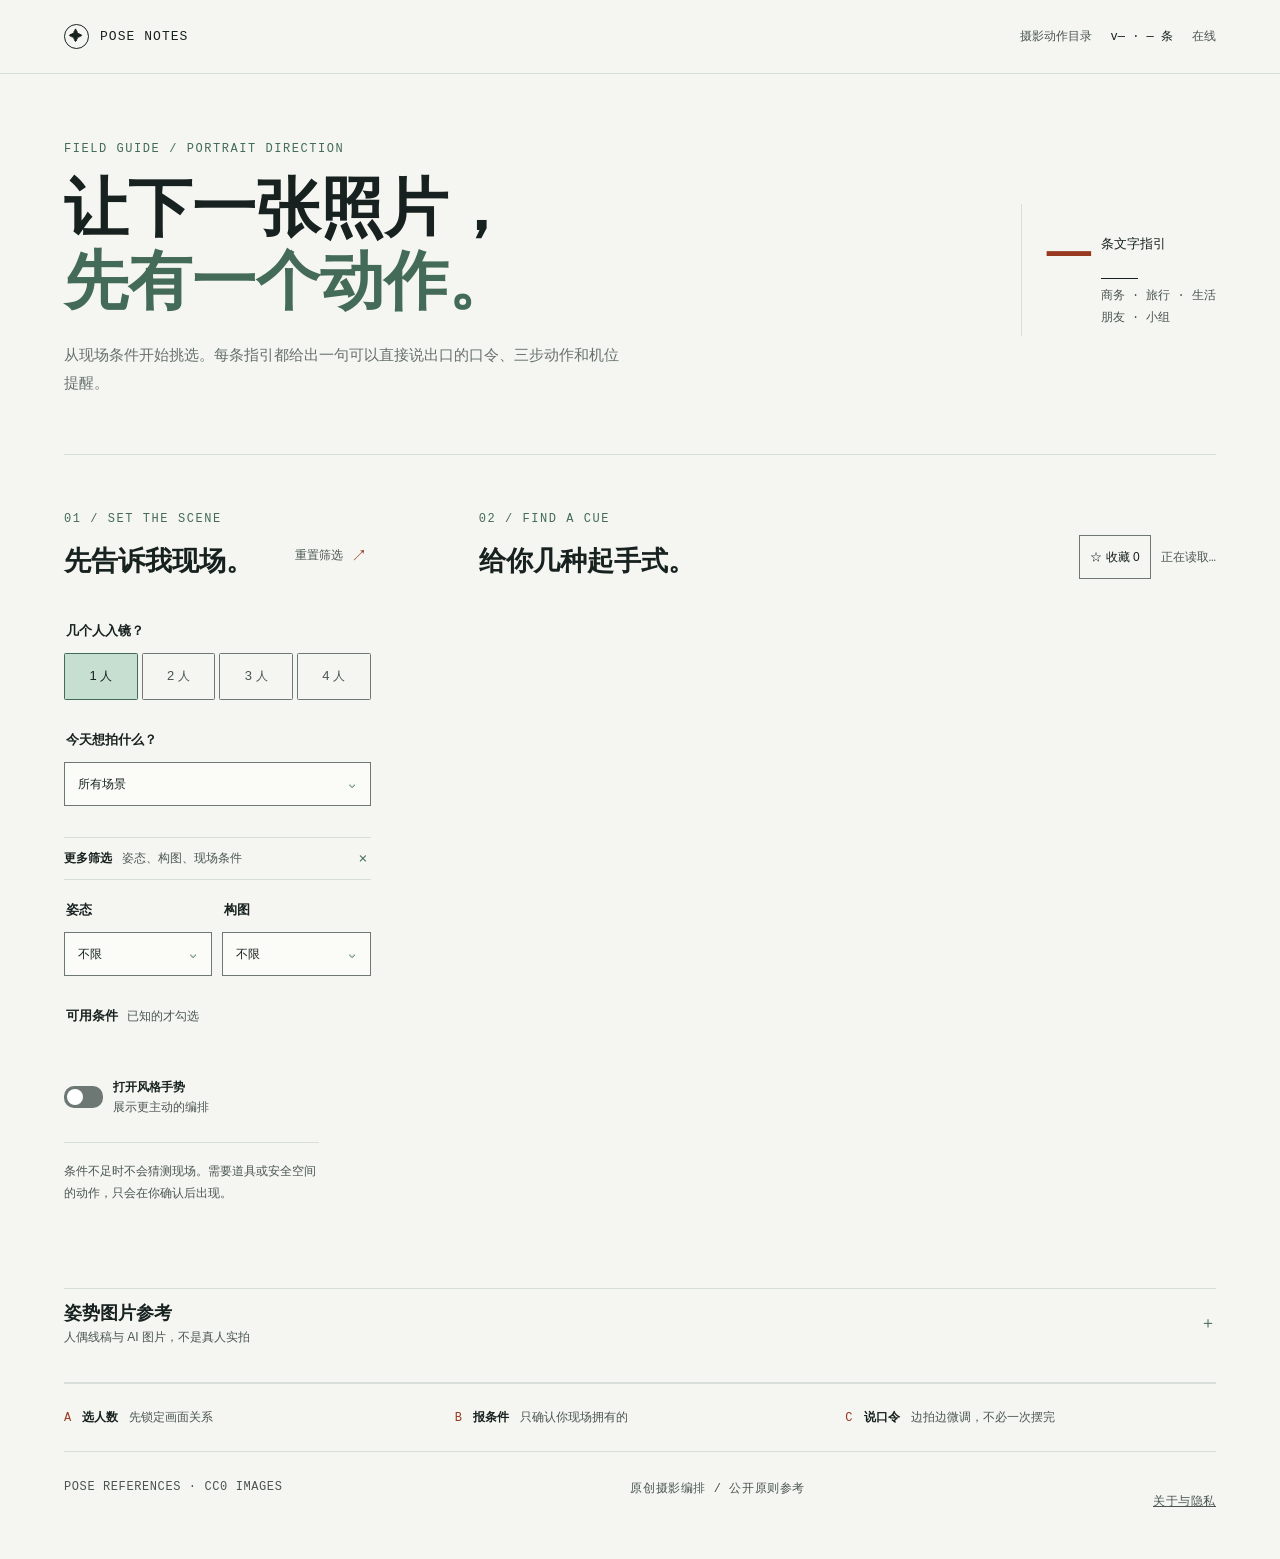
<file: index.html>
<!doctype html>
<html lang="zh-CN"><head><meta charset="utf-8" /><meta name="viewport" content="width=device-width, initial-scale=1" /><meta http-equiv="refresh" content="0; url=./photo-pose-app/" /><title>Pose Notes</title></head>
<body><p><a href="./photo-pose-app/">打开 Pose Notes</a></p></body></html>
</file>
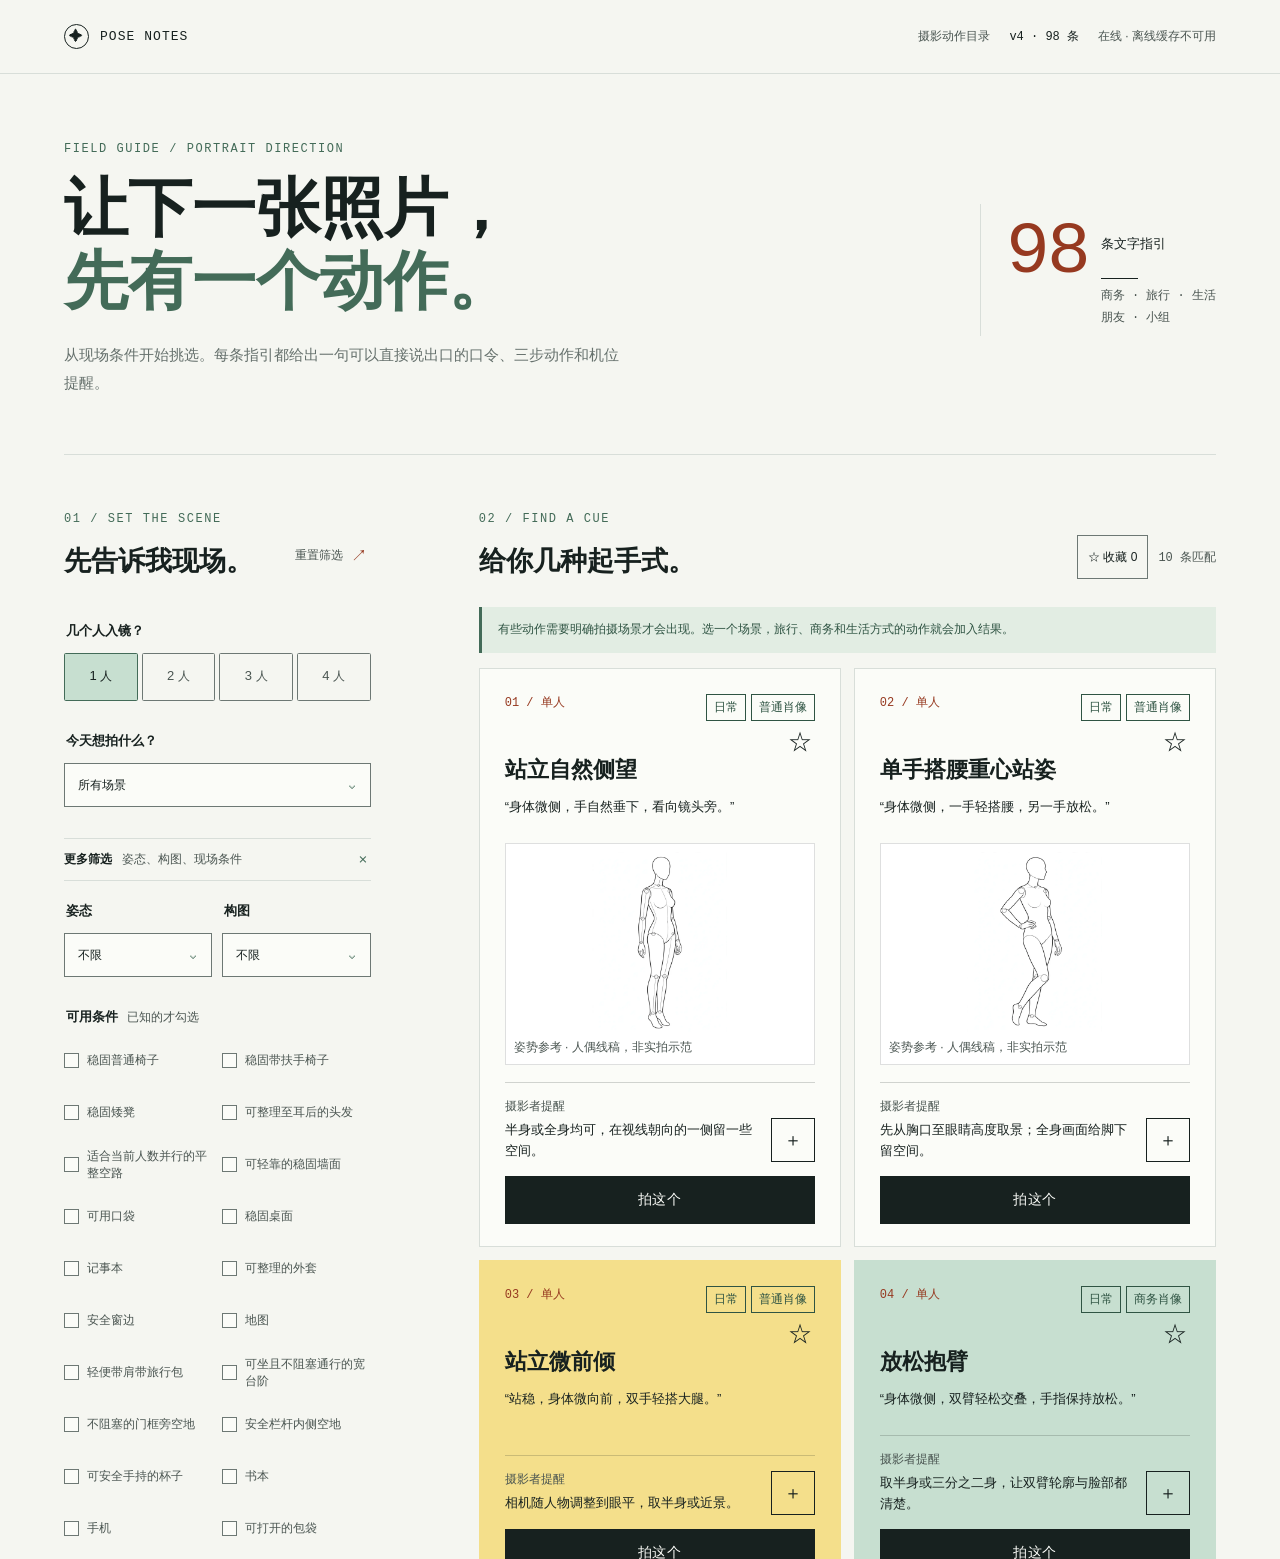
<file: photo-pose-app/index.html>
<!doctype html>
<html lang="zh-CN">
  <head>
    <meta charset="UTF-8" />
    <meta name="viewport" content="width=device-width, initial-scale=1" />
    <meta name="theme-color" content="#17211f" />
    <meta name="description" content="按人数、场景和现场条件筛选摄影动作口令与三步指导。" />
    <meta http-equiv="Content-Security-Policy" content="default-src 'self'; script-src 'self'; style-src 'self'; img-src 'self' data: blob:; media-src 'self' blob:; connect-src 'self' blob:; worker-src 'self'; object-src 'none'; base-uri 'none'; form-action 'none'" />
    <meta name="referrer" content="no-referrer" />
    <title>Pose Notes | 摄影动作目录</title>
    <link rel="stylesheet" href="./style.css" />
  </head>
  <body>
    <header class="topbar">
      <a class="brand" href="./" aria-label="Pose Notes 首页">
        <span class="brand-mark" aria-hidden="true">✦</span>
        <span>POSE NOTES</span>
      </a>
      <div class="topbar-meta">
          <span>摄影动作目录</span>
          <span class="version" id="catalog-version">v— · — 条</span>
          <span id="network-status" role="status" aria-live="polite">在线</span>
      </div>
    </header>

    <div class="update-banner" id="update-banner" role="status" hidden>
      <span id="update-text">有新版本可用，刷新后使用。</span>
      <button type="button" id="update-button">刷新到新版本</button>
    </div>

    <main>
      <section class="intro" aria-labelledby="page-title">
        <div class="intro-copy">
          <p class="eyebrow">FIELD GUIDE / PORTRAIT DIRECTION</p>
          <h1 id="page-title">让下一张照片，<br /><em>先有一个动作。</em></h1>
          <p class="lede">从现场条件开始挑选。每条指引都给出一句可以直接说出口的口令、三步动作和机位提醒。</p>
        </div>
        <div class="intro-note" aria-label="目录统计">
          <span class="intro-note-number" id="catalog-count">—</span>
          <span class="intro-note-label">条文字指引</span>
          <span class="intro-note-rule"></span>
          <span class="intro-note-small">商务 · 旅行 · 生活<br />朋友 · 小组</span>
        </div>
      </section>

      <dialog id="gallery-viewer" class="gallery-viewer" aria-labelledby="viewer-title">
        <div class="viewer-toolbar">
          <strong id="viewer-title">姿势参考</strong>
          <button id="viewer-close" type="button" aria-label="关闭大图">关闭</button>
        </div>
        <img id="viewer-image" alt="" />
        <p id="viewer-error" role="status" hidden>图片加载失败，请检查连接或切换视角。 <button id="viewer-retry" type="button">重试图片</button></p>
        <div class="viewer-controls">
          <span id="viewer-caption"></span>
          <label>视角 <select id="viewer-angle" aria-label="大图视角"></select></label>
        </div>
        <p id="viewer-note">AI 图片为姿势示意；同组图片的动作细节可能不同。</p>
      </dialog>
      <dialog id="shoot-dialog" class="shoot-dialog" aria-labelledby="shoot-title" data-phase="idle">
        <div class="shoot-bar">
          <strong id="shoot-title">拍摄</strong>
          <button id="shoot-grid-toggle" type="button" aria-pressed="false" aria-label="显示九宫格">网格</button>
          <button id="shoot-timer" type="button" aria-label="自拍定时：关闭">定时</button>
          <button id="shoot-burst" type="button" aria-pressed="false" aria-label="连拍：关闭，点击开启">连拍</button>
          <button id="shoot-close" type="button" aria-label="关闭相机">关闭</button>
        </div>
        <div class="shoot-stage" id="shoot-stage" data-ref="corner" data-facing="environment">
          <video id="shoot-video" autoplay muted playsinline aria-label="相机取景画面"></video>
          <img id="shoot-result" alt="刚拍的照片，尚未保存" hidden />
          <img id="shoot-ref" class="shoot-ref" alt="" hidden />
          <div id="shoot-grid" class="shoot-grid" aria-hidden="true" hidden><span></span><span></span><span></span><span></span></div>
          <p id="shoot-countdown" class="shoot-countdown" aria-hidden="true" hidden></p>
          <p id="shoot-cue" class="shoot-cue"></p>
        </div>
        <div id="shoot-shots" class="shoot-shots" role="group" aria-label="连拍照片，点一张选中" hidden></div>
        <p id="shoot-message" class="shoot-message" role="status" aria-live="polite" hidden></p>
        <div id="shoot-live-controls" class="shoot-controls">
          <div class="shoot-ref-tools">
            <button id="shoot-ref-toggle" type="button" hidden></button>
            <button id="shoot-ref-move" type="button" aria-pressed="false" hidden>移动参考</button>
          </div>
          <button id="shoot-shutter" class="shoot-shutter" type="button" aria-label="拍照" disabled><span aria-hidden="true"></span></button>
          <button id="shoot-flip" type="button" disabled>换镜头</button>
        </div>
        <div id="shoot-review-controls" class="shoot-controls shoot-review-controls" hidden>
          <button id="shoot-retake" type="button">重拍</button>
          <button id="shoot-share" type="button">分享</button>
          <button id="shoot-compare" type="button" hidden>对比参考</button>
          <button id="shoot-save" class="shoot-save" type="button">保存到相册</button>
        </div>
        <p id="shoot-photo-meta" class="shoot-photo-meta" aria-live="polite" hidden></p>
        <p id="shoot-save-hint" class="shoot-save-hint" hidden></p>
        <div id="shoot-fallback" class="shoot-fallback">
          <button id="shoot-retry" type="button" hidden>重试相机</button>
          <button id="shoot-ref-library" type="button">从图库选参考</button>
          <button id="shoot-settings-open" type="button">相机设置</button>
          <button id="shoot-native" type="button">用系统相机拍</button>
          <input id="shoot-file" type="file" accept="image/*" capture="environment" hidden />
        </div>
        <section id="shoot-picker" class="shoot-picker" aria-labelledby="shoot-picker-title" hidden>
          <div class="shoot-picker-head">
            <strong id="shoot-picker-title">参考图库</strong>
            <button id="shoot-picker-close" type="button" aria-label="关闭参考图库">关闭</button>
          </div>
          <p class="shoot-picker-note">人偶线稿 · CC0 1.0，只示意姿势，不用对齐。选一张会叠在取景画面上。</p>
          <label class="shoot-picker-filter">动作类型
            <select id="shoot-picker-posture">
              <option value="all">全部</option>
              <option value="standing">站姿</option>
              <option value="sitting">坐姿</option>
              <option value="squatting">蹲姿</option>
              <option value="lying">躺姿</option>
              <option value="upper">半身动作</option>
            </select>
          </label>
          <p id="shoot-picker-status" role="status" aria-live="polite">打开后读取图库。</p>
          <div id="shoot-picker-grid" class="shoot-picker-grid"></div>
          <button id="shoot-picker-retry" type="button" hidden>重试图库</button>
          <button id="shoot-picker-more" type="button" hidden>查看更多</button>
        </section>
        <section id="shoot-settings" class="shoot-settings" aria-labelledby="shoot-settings-title" hidden>
          <div class="shoot-picker-head">
            <strong id="shoot-settings-title">相机设置</strong>
            <button id="shoot-settings-close" type="button" aria-label="关闭相机设置">关闭</button>
          </div>
          <fieldset class="shoot-setting">
            <legend>画幅</legend>
            <div id="shoot-aspects" class="shoot-aspects" role="group" aria-label="画幅">
              <button type="button" data-aspect="source" aria-pressed="true">原始</button>
              <button type="button" data-aspect="3:4" aria-pressed="false">3:4</button>
              <button type="button" data-aspect="4:3" aria-pressed="false">4:3</button>
              <button type="button" data-aspect="1:1" aria-pressed="false">1:1</button>
              <button type="button" data-aspect="16:9" aria-pressed="false">16:9</button>
            </div>
          </fieldset>
          <label class="shoot-setting-row">画质
            <select id="shoot-quality">
              <option value="0.8">标准</option>
              <option value="0.92" selected>高</option>
              <option value="0.98">极高</option>
            </select>
          </label>
          <label class="shoot-setting-row">连拍
            <select id="shoot-burst-count">
              <option value="1">单张</option>
              <option value="3">3 张</option>
              <option value="5">5 张</option>
            </select>
          </label>
          <label class="shoot-setting-row">连拍间隔
            <select id="shoot-burst-interval">
              <option value="500">0.5 秒</option>
              <option value="800" selected>0.8 秒</option>
              <option value="1500">1.5 秒</option>
            </select>
          </label>
          <label class="shoot-setting-check"><input id="shoot-mirror-save" type="checkbox" /> 保存时镜像前置照片</label>
          <label id="shoot-torch-row" class="shoot-setting-check" hidden><input id="shoot-torch" type="checkbox" /> 手电/闪光（支持时）</label>
          <label id="shoot-zoom-row" class="shoot-setting-row" hidden>变焦
            <input id="shoot-zoom" type="range" min="1" max="1" step="0.1" value="1" />
          </label>
          <label class="shoot-setting-row">参考图透明度
            <input id="shoot-ref-opacity" type="range" min="0.15" max="0.9" step="0.05" value="0.45" />
          </label>
          <label class="shoot-setting-row">参考图大小
            <input id="shoot-ref-scale" type="range" min="0.6" max="1.4" step="0.1" value="1" />
          </label>
          <label class="shoot-setting-check"><input id="shoot-ref-lock" type="checkbox" /> 锁定参考图位置</label>
          <button id="shoot-settings-reset" type="button">恢复默认设置</button>
          <p class="shoot-settings-note">设置只保存在本机，照片仍不上传。手电和变焦是否可用取决于手机浏览器。</p>
        </section>
        <details class="shoot-guide">
          <summary>三步和检查</summary>
          <ol id="shoot-steps"></ol>
          <p id="shoot-check"></p>
          <p><span class="pose-detail-label">摄影者提醒</span> <span id="shoot-camera-tip"></span></p>
        </details>
        <p class="shoot-note">照片只在本机处理，页面不会上传。参考图是人偶线稿或站位示意图，只示意姿势和站位，不用对齐。</p>
      </dialog>
      <dialog id="about-dialog" class="about-dialog" aria-labelledby="about-title">
        <div class="viewer-toolbar">
          <strong id="about-title">关于与隐私</strong>
          <button id="about-close" type="button" aria-label="关闭关于与隐私">关闭</button>
        </div>
        <p>这是一个现场摄影动作参考工具：按人数、场景和现场条件给出动作口令、三步、机位提醒和安全边界。</p>
        <p>照片只在本机处理：不上传，不写照片存储；页面不加载统计、广告或第三方脚本。相机设置以 <code>pose-notes-camera-v1</code> 保存在本机。离线缓存可能被浏览器清除。</p>
        <p>图片：人偶线稿来自 Shisei v0.4.1（CC0 1.0）；站位示意图为本项目原创。没有真人示范图。</p>
        <p>限制：网页相机画质和功能弱于原生相机；iOS、微信等环境的相机能力受系统限制；现场条件和身体条件仍须自己确认。</p>
        <details id="about-diagnostics" class="about-diagnostics">
          <summary>本机诊断信息</summary>
          <p>只在本机生成，不包含照片、不自动上传。遇到相机或保存问题时，复制后发给支持人员。</p>
          <pre id="diagnostics-text" tabindex="0">打开后生成。</pre>
          <div class="about-diagnostics-actions">
            <button id="diagnostics-refresh" type="button">刷新诊断</button>
            <button id="diagnostics-copy" type="button">复制诊断信息</button>
          </div>
          <p id="diagnostics-status" class="about-diagnostics-status" role="status" aria-live="polite"></p>
        </details>
        <p>版本：<span id="about-version">v4 · 98 条动作</span>。</p>
      </dialog>

      <section class="workspace" aria-label="动作筛选与结果">
        <aside class="filters" aria-labelledby="filter-title">
          <div class="filter-heading">
            <p class="eyebrow">01 / SET THE SCENE</p>
            <h2 id="filter-title">先告诉我现场。</h2>
            <button id="reset-button" class="text-button" type="button">重置筛选 <span aria-hidden="true">↗</span></button>
          </div>

          <fieldset class="filter-group">
            <legend>几个人入镜？</legend>
            <div class="segmented" id="people-options" role="group" aria-label="入镜人数">
              <button type="button" data-value="1" class="is-selected" aria-pressed="true">1 <span>人</span></button>
              <button type="button" data-value="2" aria-pressed="false">2 <span>人</span></button>
              <button type="button" data-value="3" aria-pressed="false">3 <span>人</span></button>
              <button type="button" data-value="4" aria-pressed="false">4 <span>人</span></button>
            </div>
          </fieldset>

          <fieldset class="filter-group">
            <legend>今天想拍什么？</legend>
            <div class="select-wrap">
              <select id="context-select" aria-label="拍摄场景">
                <option value="">所有场景</option>
              </select>
              <span aria-hidden="true">⌄</span>
            </div>
          </fieldset>

          <details class="advanced-filters" id="advanced-filters" open>
            <summary>
              <strong>更多筛选</strong>
              <span id="advanced-summary">姿态、构图、现场条件</span>
              <span class="summary-icon" aria-hidden="true">＋</span>
            </summary>
            <div class="advanced-filter-content">
              <div class="filter-pair">
                <fieldset class="filter-group">
                  <legend>姿态</legend>
                  <div class="select-wrap">
                    <select id="posture-select" aria-label="姿态类型">
                      <option value="">不限</option>
                    </select>
                    <span aria-hidden="true">⌄</span>
                  </div>
                </fieldset>
                <fieldset class="filter-group">
                  <legend>构图</legend>
                  <div class="select-wrap">
                    <select id="framing-select" aria-label="构图范围">
                      <option value="">不限</option>
                    </select>
                    <span aria-hidden="true">⌄</span>
                  </div>
                </fieldset>
              </div>

              <fieldset class="filter-group">
                <legend>可用条件 <span class="legend-hint">已知的才勾选</span></legend>
                <div id="feature-options" class="feature-grid"></div>
              </fieldset>

              <label class="style-toggle">
                <input type="checkbox" id="style-checkbox" />
                <span class="toggle-control" aria-hidden="true"></span>
                <span><strong>打开风格手势</strong><small>展示更主动的编排</small></span>
              </label>

              <p class="filter-footnote">条件不足时不会猜测现场。需要道具或安全空间的动作，只会在你确认后出现。</p>
            </div>
          </details>
        </aside>

        <section class="results" aria-labelledby="results-title">
          <div class="results-header">
            <div>
              <p class="eyebrow">02 / FIND A CUE</p>
              <h2 id="results-title">给你几种起手式。</h2>
            </div>
            <div class="results-tools">
              <button id="favorites-filter" class="favorites-filter" type="button" aria-pressed="false">☆ 收藏 <span id="favorite-count">0</span></button>
              <span id="result-count" class="result-count" role="status" aria-live="polite">正在读取…</span>
            </div>
          </div>
          <p id="storage-warning" class="storage-warning" role="status" hidden></p>
          <div id="status-message" class="status-message" role="status" aria-live="polite" hidden>
            <span id="status-text"></span>
            <button id="retry-button" class="retry-button" type="button" hidden>重试</button>
          </div>
          <div id="pose-list" class="pose-list"></div>
        </section>
      </section>

      <details class="gallery" id="gallery-panel">
        <summary>
          <span class="gallery-summary-title"><strong id="gallery-title">姿势图片参考</strong><span>人偶线稿与 AI 图片，不是真人实拍</span></span>
          <span class="summary-icon" aria-hidden="true">＋</span>
        </summary>
        <div class="gallery-heading">
          <p>每组仅查看过联系表中的最多两个视角，其余视角未经逐张审核；AI 图片的动作细节可能因视角而异。</p>
          <div class="gallery-controls">
            <label>图片类型 <select id="gallery-type"><option value="line">人偶线稿</option><option value="photo">AI 图片</option></select></label>
            <label>画面范围 <select id="gallery-series"><option value="all">全部</option><option value="std">全身</option><option value="upper">上半身</option></select></label>
            <label>动作类型 <select id="gallery-posture"><option value="all">全部</option><option value="standing">站姿</option><option value="sitting">坐姿</option><option value="squatting">蹲姿</option><option value="lying">躺姿</option><option value="upper">半身动作</option></select></label>
          </div>
        </div>
        <p id="gallery-status" role="status" aria-live="polite">展开后读取图片。</p>
        <div id="gallery-list" class="gallery-list"></div>
        <button id="gallery-more" class="gallery-more" type="button" hidden>查看更多</button>
        <button id="gallery-retry" class="gallery-more" type="button" hidden>重试图片目录</button>
        <p class="gallery-credit">图片：<a href="https://github.com/wquguru/shisei">Shisei</a> · CC0 1.0。图片仅供姿势参考；坐地等动作请先确认场地和身体条件。</p>
      </details>
      <section class="how-to" aria-label="使用提示">
        <div><span class="step-number">A</span><strong>选人数</strong><span>先锁定画面关系</span></div>
        <div><span class="step-number">B</span><strong>报条件</strong><span>只确认你现场拥有的</span></div>
        <div><span class="step-number">C</span><strong>说口令</strong><span>边拍边微调，不必一次摆完</span></div>
      </section>
    </main>

    <footer class="footer">
      <span>POSE REFERENCES · CC0 IMAGES</span>
      <span>原创摄影编排 / 公开原则参考</span>
      <button id="about-open" class="footer-link" type="button">关于与隐私</button>
    </footer>
    <script type="module" src="./app.js"></script>
  </body>
</html>
</file>
<file: photo-pose-app/style.css>
:root {
  color-scheme: light;
  --ink: #17211f;
  --muted: #66716d;
  --line: #d8ded9;
  --paper: #f5f6f1;
  --panel: #fbfcf8;
  --mint: #c7dfd0;
  --mint-dark: #436b58;
  --yellow: #f4df8b;
  --coral: #e98c72;
  --coral-text: #963920;
  --accent-ui: #b85338;
  --border-strong: #6d7874;
  --muted-strong: #4a5551;
  --sans: 'Noto Sans SC', 'Microsoft YaHei', sans-serif;
  --serif: 'Noto Serif SC', 'Songti SC', 'SimSun', serif;
  --mono: 'SFMono-Regular', Consolas, monospace;
}

* { box-sizing: border-box; }
html { background: var(--paper); }
body { margin: 0; color: var(--ink); background: var(--paper); font-family: var(--sans); }
button, select { font: inherit; }
button { cursor: pointer; }
a:focus-visible, button:focus-visible, summary:focus-visible, select:focus-visible { outline: 2px solid var(--accent-ui); outline-offset: 2px; }

.topbar { min-height: 74px; padding: 0 5vw; display: flex; align-items: center; justify-content: space-between; border-bottom: 1px solid var(--line); }
.brand { display: inline-flex; align-items: center; gap: 11px; min-height: 44px; color: var(--ink); text-decoration: none; font: 500 13px var(--mono); letter-spacing: .08em; }
.brand-mark { display: grid; place-items: center; width: 25px; height: 25px; border: 1px solid var(--ink); border-radius: 50%; font-size: 14px; }
.topbar-meta { display: flex; gap: 19px; align-items: center; color: var(--muted-strong); font-size: 12px; }
.version { color: var(--ink); font: 400 12px var(--mono); }

main { max-width: 1440px; margin: 0 auto; padding: 0 5vw; }
.intro { min-height: 370px; display: flex; align-items: center; justify-content: space-between; gap: 40px; padding: 68px 0 56px; border-bottom: 1px solid var(--line); }
.eyebrow { margin: 0 0 17px; color: var(--mint-dark); font: 500 12px var(--mono); letter-spacing: .13em; }
h1, h2, p { margin-top: 0; }
h1 { max-width: 780px; margin-bottom: 22px; font: 600 64px/1.14 var(--serif); letter-spacing: 0; }
h1 em { color: var(--mint-dark); font-style: normal; }
.lede { max-width: 565px; margin-bottom: 0; color: var(--muted); font-size: 15px; line-height: 1.9; }
.intro-note { display: grid; grid-template-columns: auto auto; align-items: end; gap: 4px 13px; min-width: 190px; padding: 20px 0 7px 25px; border-left: 1px solid var(--line); }
.intro-note-number { grid-row: 1 / span 2; color: var(--coral-text); font: 500 73px/.8 var(--mono); letter-spacing: -.04em; }
.intro-note-label { color: var(--ink); font-size: 13px; }
.intro-note-rule { width: 37px; height: 1px; margin: 9px 0 3px; background: var(--ink); }
.intro-note-small { grid-column: 2; color: var(--muted-strong); font: 400 12px/1.8 var(--mono); }

.gallery { margin-top: 8px; padding: 0 0 24px; border-top: 1px solid var(--line); border-bottom: 1px solid var(--line); }
.gallery > summary { min-height: 56px; padding: 12px 0; display: grid; grid-template-columns: 1fr auto; align-items: center; gap: 10px; cursor: pointer; list-style: none; }
.gallery > summary::-webkit-details-marker { display: none; }
.gallery-summary-title { display: grid; gap: 3px; }
.gallery-summary-title strong { font: 600 18px/1.35 var(--serif); }
.gallery-summary-title span { color: var(--muted-strong); font-size: 12px; }
.gallery[open] .summary-icon { transform: rotate(45deg); }
.gallery-heading { display: flex; align-items: end; justify-content: space-between; gap: 20px; flex-wrap: wrap; }
.gallery-heading p, .gallery-credit, #gallery-status { margin: 8px 0 14px; color: var(--muted-strong); font-size: 12px; line-height: 1.6; }
.gallery-controls { display: flex; gap: 10px; flex-wrap: wrap; }
.gallery-controls label { color: var(--muted-strong); font-size: 12px; }
.gallery-controls select { display: block; min-width: 130px; margin-top: 5px; }
.gallery-list { display: grid; grid-template-columns: repeat(auto-fill, minmax(170px, 1fr)); gap: 12px; }
.gallery-card { min-width: 0; margin: 0; padding: 8px; background: white; border: 1px solid var(--line); }
.gallery-card img { display: block; width: 100%; aspect-ratio: 3 / 4; object-fit: contain; background: #f6f6f6; }
.gallery-card figcaption { display: flex; flex-wrap: wrap; justify-content: space-between; align-items: center; gap: 6px; margin-top: 8px; font-size: 12px; }
.gallery-card figcaption > span { flex: 1 1 100%; }
.gallery-card select { width: auto; max-width: 100px; height: 44px; padding: 0 25px 0 8px; appearance: auto; }
.gallery-enlarge { min-height: 44px; min-width: 44px; padding: 0 10px; color: var(--ink); background: white; border: 1px solid var(--border-strong); font-size: 12px; white-space: nowrap; }
.gallery-viewer { width: min(900px, calc(100vw - 32px)); max-width: none; max-height: calc(100dvh - 32px); padding: 14px; color: var(--ink); background: var(--panel); border: 1px solid var(--line); }
.about-dialog { width: min(620px, calc(100vw - 32px)); max-width: none; max-height: calc(100dvh - 32px); padding: 18px; color: var(--ink); background: var(--panel); border: 1px solid var(--line); overflow-y: auto; }
.about-dialog::backdrop { background: rgb(15 22 20 / 78%); }
.about-dialog p { margin: 12px 0 0; color: var(--muted-strong); font-size: 13px; line-height: 1.8; }
.about-dialog code { color: var(--ink); font: 12px var(--mono); }
.about-dialog .viewer-toolbar button { min-height: 44px; min-width: 44px; padding: 0 12px; color: var(--ink); background: white; border: 1px solid var(--border-strong); }
.about-diagnostics { margin-top: 14px; padding-top: 10px; border-top: 1px solid var(--line); }
.about-diagnostics summary { min-height: 44px; display: flex; align-items: center; cursor: pointer; color: var(--ink); font-size: 13px; }
.about-diagnostics pre { max-height: 220px; margin: 8px 0 0; padding: 10px; overflow: auto; color: var(--ink); background: var(--paper); border: 1px solid var(--line); font: 12px/1.6 var(--mono); white-space: pre-wrap; overflow-wrap: anywhere; }
.about-diagnostics-actions { display: flex; flex-wrap: wrap; gap: 8px; margin-top: 8px; }
.about-diagnostics-actions button { min-height: 44px; padding: 0 12px; color: var(--ink); background: white; border: 1px solid var(--border-strong); font-size: 13px; }
.about-diagnostics-status { min-height: 18px; margin: 6px 0 0; color: var(--muted-strong); font-size: 12px; }
.about-diagnostics summary:focus-visible, .about-diagnostics-actions button:focus-visible, .about-diagnostics pre:focus-visible { outline: 2px solid var(--accent-ui); outline-offset: 2px; }
.footer-link { min-height: 44px; padding: 0; color: var(--muted-strong); background: transparent; border: 0; font: 12px var(--mono); letter-spacing: .05em; text-decoration: underline; }
.footer-link:focus-visible { outline: 2px solid var(--accent-ui); outline-offset: 2px; }
.gallery-viewer::backdrop { background: rgb(15 22 20 / 78%); }
.viewer-toolbar, .viewer-controls { display: flex; align-items: center; justify-content: space-between; gap: 12px; }
.viewer-toolbar { min-height: 42px; }
.viewer-toolbar button { min-height: 44px; min-width: 44px; padding: 0 12px; color: var(--ink); background: white; border: 1px solid var(--border-strong); }
.gallery-viewer > img { display: block; width: 100%; height: min(68dvh, 680px); margin: 10px auto; object-fit: contain; background: #eef0ec; }
.viewer-controls { min-height: 44px; font-size: 12px; }
.viewer-controls label { display: flex; align-items: center; gap: 8px; }
.viewer-controls select { width: auto; min-width: 104px; }
.gallery-viewer > p { margin: 8px 0 0; color: var(--muted-strong); font-size: 12px; line-height: 1.5; }
.gallery-viewer > p[hidden] { display: none; }
.gallery-card > p button, .gallery-viewer > p button { min-height: 44px; min-width: 44px; margin-top: 6px; padding: 0 12px; color: var(--ink); background: white; border: 1px solid var(--border-strong); font-size: 12px; }
.gallery-more { margin-top: 16px; min-height: 44px; padding: 10px 18px; color: var(--ink); background: var(--panel); border: 1px solid var(--mint-dark); }
.gallery-credit a { color: var(--mint-dark); display: inline-block; min-height: 44px; min-width: 44px; padding: 12px 4px; }

.workspace { display: grid; grid-template-columns: minmax(260px, 28%) 1fr; gap: 7.2vw; padding: 57px 0 76px; }
.filters { padding-right: 16px; }
.filter-heading { position: relative; margin-bottom: 43px; }
h2 { margin-bottom: 0; font: 600 27px/1.35 var(--serif); letter-spacing: 0; }
.text-button { position: absolute; right: 0; bottom: 1px; min-height: 44px; min-width: 44px; padding: 0 4px; color: var(--muted-strong); background: none; border: 0; font: 400 12px var(--mono); }
.text-button span { color: var(--coral-text); font-size: 16px; vertical-align: -2px; }
.filter-group { margin: 0 0 31px; padding: 0; border: 0; }
.filter-pair { display: grid; grid-template-columns: 1fr 1fr; gap: 10px; }
.filter-pair .filter-group { min-width: 0; }
.advanced-filters { margin-top: 2px; }
.advanced-filters > summary { min-height: 42px; padding: 10px 0; display: grid; grid-template-columns: auto 1fr auto; align-items: center; gap: 10px; border-top: 1px solid var(--line); border-bottom: 1px solid var(--line); cursor: pointer; list-style: none; }
.advanced-filters > summary::-webkit-details-marker { display: none; }
.advanced-filters > summary strong { font-size: 12px; }
.advanced-filters > summary > span:nth-child(2) { color: var(--muted-strong); font-size: 12px; }
.summary-icon { color: var(--mint-dark); font-size: 16px; transition: transform .2s ease; }
.advanced-filters[open] .summary-icon { transform: rotate(45deg); }
.advanced-filter-content { padding-top: 21px; }
.retry-button { min-height: 44px; min-width: 44px; margin-top: 10px; padding: 0 14px; color: var(--ink); background: var(--panel); border: 1px solid var(--mint-dark); }
.retry-button:disabled { opacity: .55; cursor: wait; }
legend { margin-bottom: 13px; color: var(--ink); font-size: 13px; font-weight: 700; }
.legend-hint { margin-left: 5px; color: var(--muted-strong); font-size: 12px; font-weight: 400; }
.segmented { display: grid; grid-template-columns: repeat(4, 1fr); gap: 4px; }
.segmented button { min-height: 44px; color: var(--muted-strong); background: transparent; border: 1px solid var(--border-strong); font-size: 13px; transition: .2s ease; }
.segmented button span { font-size: 12px; }
.segmented button:hover, .segmented button.is-selected { color: var(--ink); background: var(--mint); border-color: var(--mint-dark); }
.select-wrap { position: relative; }
select { width: 100%; height: 44px; padding: 0 39px 0 13px; color: var(--ink); appearance: none; background: var(--panel); border: 1px solid var(--border-strong); border-radius: 0; font-size: 12px; }
select:focus { border-color: var(--mint-dark); outline: 2px solid var(--accent-ui); outline-offset: 2px; }
.select-wrap > span { position: absolute; top: 10px; right: 15px; pointer-events: none; color: var(--mint-dark); font-size: 18px; }
.feature-grid { display: grid; grid-template-columns: repeat(2, minmax(0, 1fr)); gap: 8px 10px; }
.feature-option { display: flex; align-items: center; gap: 8px; min-width: 0; min-height: 44px; color: var(--muted-strong); font-size: 12px; line-height: 1.35; cursor: pointer; }
.feature-option input { position: absolute; opacity: 0; }
.check-box { flex: 0 0 auto; width: 15px; height: 15px; border: 1px solid var(--border-strong); background: var(--panel); }
.feature-option input:checked + .check-box { background: var(--mint-dark); border-color: var(--mint-dark); box-shadow: inset 0 0 0 3px var(--panel); }
.feature-option:has(input:focus-visible) .check-box { outline: 2px solid var(--accent-ui); outline-offset: 2px; }
.style-toggle { display: flex; align-items: center; gap: 10px; min-height: 48px; margin: 35px 0 21px; cursor: pointer; }
.style-toggle input { position: absolute; opacity: 0; }
.toggle-control { position: relative; width: 32px; height: 18px; flex: 0 0 auto; background: var(--border-strong); border-radius: 10px; transition: .2s ease; }
.toggle-control::after { content: ''; position: absolute; top: 3px; left: 3px; width: 12px; height: 12px; background: white; border-radius: 50%; transition: .2s ease; }
.style-toggle input:checked + .toggle-control { background: var(--accent-ui); }
.style-toggle input:checked + .toggle-control::after { transform: translateX(14px); }
.style-toggle input:focus-visible + .toggle-control { outline: 2px solid var(--accent-ui); outline-offset: 2px; }
.style-toggle strong, .style-toggle small { display: block; }
.style-toggle strong { font-size: 12px; }
.style-toggle small { margin-top: 3px; color: var(--muted-strong); font-size: 12px; }
.filter-footnote { max-width: 255px; margin: 0; padding-top: 18px; color: var(--muted-strong); border-top: 1px solid var(--line); font-size: 12px; line-height: 1.8; }

.results-header { display: flex; justify-content: space-between; align-items: end; gap: 20px; margin-bottom: 28px; }
.result-count { color: var(--muted-strong); font: 400 12px var(--mono); white-space: nowrap; }
.results-tools { display: flex; align-items: center; gap: 10px; }
.favorites-filter { min-height: 44px; padding: 0 10px; color: var(--ink); background: transparent; border: 1px solid var(--border-strong); font-size: 12px; white-space: nowrap; }
.favorites-filter[aria-pressed='true'] { background: var(--mint); border-color: var(--mint-dark); }
.storage-warning { padding: 10px 12px; color: #743b27; background: #fff1df; font-size: 12px; line-height: 1.6; }
.storage-warning[hidden] { display: none; }
.pose-list { display: grid; grid-template-columns: repeat(2, minmax(0, 1fr)); gap: 13px; }
.pose-card { position: relative; min-height: 300px; padding: 25px 25px 22px; display: flex; flex-direction: column; background: var(--panel); border: 1px solid var(--line); transition: transform .2s ease, border-color .2s ease, box-shadow .2s ease; }
.pose-card:hover { transform: translateY(-3px); border-color: var(--mint-dark); box-shadow: 0 8px 23px rgb(23 33 31 / 7%); }
.pose-card:nth-child(3n) { background: var(--yellow); border-color: var(--yellow); }
.pose-card:nth-child(4n) { background: var(--mint); border-color: var(--mint); }
.pose-card-top { display: flex; justify-content: space-between; gap: 10px; margin-bottom: 34px; }
.pose-index { color: var(--coral-text); font: 400 12px var(--mono); }
.pose-tags { display: flex; justify-content: flex-end; flex-wrap: wrap; gap: 5px; }
.pose-tag { padding: 4px 7px; color: #2f5443; border: 1px solid currentColor; font: 400 12px var(--mono); }
.pose-card h3 { max-width: 310px; margin: 0 0 12px; font: 600 22px/1.35 var(--serif); }
.pose-reference { margin: 0 0 17px; padding: 8px; background: #fff; border: 1px solid rgb(23 33 31 / 14%); }
.pose-reference img { display: block; width: 100%; height: 180px; object-fit: contain; }
.pose-reference figcaption { padding-top: 6px; color: var(--muted-strong); font-size: 12px; line-height: 1.5; }
.favorite-button { position: absolute; top: 51px; right: 18px; width: 44px; height: 44px; color: var(--ink); background: transparent; border: 0; font-size: 24px; }
.favorite-button[aria-pressed='true'] { color: #9e452a; }
.pose-card h3 { padding-right: 40px; }
.pose-cue { max-width: 360px; margin: 0 0 24px; color: var(--ink); font-size: 13px; line-height: 1.75; }
.pose-detail { margin-top: auto; padding-top: 15px; display: grid; grid-template-columns: 1fr auto; gap: 17px; border-top: 1px solid rgb(23 33 31 / 19%); }
.pose-detail-label { display: block; margin-bottom: 5px; color: var(--muted-strong); font: 400 12px var(--mono); }
.pose-detail-text { margin: 0; font-size: 13px; line-height: 1.6; }
.pose-open { align-self: end; min-width: 44px; height: 44px; color: var(--ink); background: transparent; border: 1px solid currentColor; font-size: 18px; transition: .2s ease; }
.pose-open:hover, .pose-open[aria-expanded='true'] { color: var(--panel); background: var(--ink); }
.pose-extra { display: none; grid-column: 1 / -1; padding-top: 13px; }
.pose-extra.is-open { display: block; }
.pose-extra ol { margin: 0; padding: 0 0 0 19px; font-size: 13px; line-height: 1.85; }
.pose-extra li { padding-left: 3px; }
.pose-extra p { margin: 12px 0 0; color: var(--muted-strong); font-size: 12px; line-height: 1.7; }
.status-message { margin-bottom: 15px; padding: 13px 16px; color: #2f5443; background: rgb(199 223 208 / 42%); border-left: 3px solid var(--mint-dark); font-size: 12px; line-height: 1.6; }
.status-message[hidden] { display: none; }
.update-banner { display: flex; flex-wrap: wrap; gap: 6px 12px; align-items: center; justify-content: space-between; padding: 8px 5vw; color: var(--ink); background: var(--yellow); border-bottom: 1px solid var(--line); font-size: 13px; line-height: 1.5; }
.update-banner[hidden] { display: none; }
.update-banner button { min-height: 44px; min-width: 44px; padding: 0 14px; color: var(--ink); background: white; border: 1px solid var(--ink); font-size: 13px; }
.update-banner button:disabled { opacity: .6; cursor: wait; }
.empty-state { grid-column: 1 / -1; min-height: 230px; padding: 43px 30px; background: var(--panel); border: 1px dashed #b7c4bc; }
.empty-state strong { display: block; margin-bottom: 9px; font: 600 20px var(--serif); }
.empty-state p { max-width: 390px; margin: 0; color: var(--muted-strong); font-size: 13px; line-height: 1.8; }

.how-to { display: grid; grid-template-columns: repeat(3, 1fr); gap: 20px; padding: 25px 0; border-top: 1px solid var(--line); border-bottom: 1px solid var(--line); }
.how-to > div { display: flex; align-items: baseline; gap: 11px; color: var(--muted-strong); font-size: 12px; }
.how-to strong { color: var(--ink); font-size: 12px; }
.step-number { color: var(--coral-text); font: 400 12px var(--mono); }
.footer { max-width: 1440px; margin: 0 auto; padding: 28px 5vw 38px; display: flex; justify-content: space-between; color: var(--muted-strong); font: 400 12px var(--mono); letter-spacing: .05em; }

.pose-shoot { margin-top: 14px; min-height: 48px; padding: 0 18px; color: var(--panel); background: var(--ink); border: 1px solid var(--ink); font-size: 14px; letter-spacing: .04em; }
.pose-shoot:hover { background: var(--mint-dark); border-color: var(--mint-dark); }
.pose-shoot:focus-visible { outline: 2px solid var(--accent-ui); outline-offset: 2px; }

.shoot-dialog { width: min(560px, 100vw); max-width: none; height: 100dvh; max-height: none; margin: 0 auto; padding: 10px 12px 14px; color: var(--ink); background: var(--panel); border: 0; overflow-y: auto; }
.shoot-dialog::backdrop { background: rgb(15 22 20 / 85%); }
.shoot-bar { display: flex; align-items: center; justify-content: space-between; gap: 12px; min-height: 48px; }
.shoot-bar strong { flex: 1; min-width: 0; overflow: hidden; text-overflow: ellipsis; white-space: nowrap; font: 600 18px/1.35 var(--serif); }
.shoot-bar button, .shoot-controls button, .shoot-fallback button { min-height: 44px; min-width: 44px; padding: 0 14px; color: var(--ink); background: white; border: 1px solid var(--border-strong); font-size: 14px; }
.shoot-stage { position: relative; width: 100%; aspect-ratio: 3 / 4; max-height: 62dvh; margin: 6px auto 0; overflow: hidden; background: #0f1614; }
.shoot-stage video, .shoot-stage > img:not(.shoot-ref) { display: block; width: 100%; height: 100%; object-fit: contain; background: #0f1614; }
.shoot-stage[data-facing='user'] video { transform: scaleX(-1); }
.shoot-stage video[hidden], .shoot-stage > img[hidden] { display: none; }
.shoot-ref { position: absolute; background: rgb(255 255 255 / 92%); pointer-events: none; object-fit: contain; transform-origin: center; }
.shoot-stage[data-ref-drag='true'] .shoot-ref { pointer-events: auto; cursor: move; touch-action: none; outline: 2px dashed #fff; outline-offset: -3px; }
.shoot-ref[hidden] { display: none; }
.shoot-stage[data-ref='corner'] .shoot-ref { right: 8px; bottom: 56px; width: 28%; max-height: 38%; padding: 4px; border: 1px solid var(--ink); }
.shoot-stage[data-compare='true'] .shoot-ref { inset: 0; width: 100%; height: 100%; padding: 8px; background: transparent; mix-blend-mode: multiply; }
.shoot-stage[data-ref='overlay'] .shoot-ref { inset: 0; width: 100%; height: 100%; padding: 8px; background: transparent; mix-blend-mode: multiply; opacity: .45; }
.shoot-grid { position: absolute; inset: 0; pointer-events: none; }
.shoot-grid[hidden] { display: none; }
.shoot-grid span { position: absolute; background: rgb(255 255 255 / 92%); box-shadow: 0 0 0 1px rgb(0 0 0 / 62%), 0 0 3px rgb(0 0 0 / 45%); }
.shoot-grid span:nth-child(1) { left: 33.33%; top: 0; bottom: 0; width: 1px; }
.shoot-grid span:nth-child(2) { left: 66.66%; top: 0; bottom: 0; width: 1px; }
.shoot-grid span:nth-child(3) { top: 33.33%; left: 0; right: 0; height: 1px; }
.shoot-grid span:nth-child(4) { top: 66.66%; left: 0; right: 0; height: 1px; }
.shoot-countdown { position: absolute; inset: 0; display: grid; place-items: center; margin: 0; color: #fff; background: rgb(15 22 20 / 42%); font: 600 88px/1 var(--mono); pointer-events: none; }
.shoot-countdown[hidden] { display: none; }
.shoot-cue { position: absolute; left: 0; right: 0; bottom: 0; margin: 0; padding: 10px 12px; color: #fff; background: rgb(15 22 20 / 78%); font-size: 15px; line-height: 1.6; }
.shoot-cue[hidden] { display: none; }
.shoot-message { margin: 10px 0 0; padding: 10px 12px; color: #2f5443; background: rgb(199 223 208 / 42%); border-left: 3px solid var(--mint-dark); font-size: 13px; line-height: 1.6; }
.shoot-message[hidden] { display: none; }
.shoot-controls { display: grid; grid-template-columns: 1fr auto 1fr; grid-template-areas: 'ref shutter flip'; align-items: center; gap: 10px; margin-top: 12px; }
.shoot-ref-tools { grid-area: ref; justify-self: start; display: flex; flex-wrap: wrap; gap: 6px; }
#shoot-shutter { grid-area: shutter; justify-self: center; }
#shoot-flip { grid-area: flip; justify-self: end; }
.shoot-controls[hidden], .shoot-fallback[hidden], .shoot-fallback button[hidden] { display: none; }
.shoot-shutter { width: 72px; height: 72px; min-width: 72px; padding: 0; display: grid; place-items: center; border-radius: 50%; border: 3px solid var(--ink); background: white; }
.shoot-shutter span { display: block; width: 52px; height: 52px; border-radius: 50%; background: var(--ink); }
.shoot-shutter:disabled { opacity: .45; cursor: not-allowed; }
.shoot-shutter:focus-visible, .shoot-controls button:focus-visible, .shoot-bar button:focus-visible, .shoot-fallback button:focus-visible, .shoot-guide summary:focus-visible { outline: 2px solid var(--accent-ui); outline-offset: 2px; }
.shoot-review-controls { display: flex; flex-wrap: wrap; justify-content: center; }
.shoot-shots { display: flex; gap: 8px; margin-top: 10px; padding: 2px; overflow-x: auto; scroll-snap-type: x proximity; }
.shoot-shots[hidden] { display: none; }
.shoot-shot { position: relative; flex: 0 0 auto; width: 68px; height: 68px; min-width: 44px; min-height: 44px; padding: 0; overflow: hidden; background: #0f1614; border: 2px solid var(--border-strong); scroll-snap-align: center; }
.shoot-shot img { display: block; width: 100%; height: 100%; object-fit: cover; }
.shoot-shot span { position: absolute; right: 2px; bottom: 2px; min-width: 18px; padding: 1px 3px; color: #fff; background: rgb(15 22 20 / 82%); font: 600 11px/1.4 var(--mono); }
.shoot-shot[aria-pressed='true'] { border-color: var(--accent-ui); box-shadow: 0 0 0 2px var(--accent-ui); }
.shoot-shot:focus-visible { outline: 2px solid var(--accent-ui); outline-offset: 2px; }
.shoot-save { color: var(--panel); background: var(--ink); border-color: var(--ink); }
.shoot-photo-meta, .shoot-save-hint { margin: 8px 0 0; color: var(--muted-strong); font-size: 12px; line-height: 1.6; text-align: center; }
.shoot-photo-meta[hidden], .shoot-save-hint[hidden] { display: none; }
#shoot-result { -webkit-touch-callout: default; user-select: auto; }
.shoot-controls button:disabled { opacity: .5; cursor: not-allowed; }
.shoot-fallback { display: flex; flex-wrap: wrap; justify-content: center; gap: 10px; margin-top: 10px; }
.shoot-guide { margin-top: 12px; border-top: 1px solid var(--line); }
.shoot-guide summary { min-height: 48px; display: flex; align-items: center; cursor: pointer; font-size: 14px; }
.shoot-guide ol { margin: 0; padding: 0 0 0 19px; font-size: 14px; line-height: 1.85; }
.shoot-guide p { margin: 10px 0 0; color: var(--muted-strong); font-size: 13px; line-height: 1.7; }
.shoot-note { margin: 12px 0 0; color: var(--muted-strong); font-size: 12px; line-height: 1.7; }
.shoot-settings { margin-top: 12px; padding: 12px; background: var(--paper); border: 1px solid var(--line); }
.shoot-settings[hidden] { display: none; }
.shoot-setting { margin: 10px 0 0; padding: 0; border: 0; }
.shoot-setting legend { margin-bottom: 6px; color: var(--muted-strong); font-size: 12px; }
.shoot-aspects { display: flex; flex-wrap: wrap; gap: 6px; }
.shoot-aspects button { min-height: 44px; min-width: 52px; padding: 0 10px; color: var(--ink); background: white; border: 1px solid var(--border-strong); font-size: 13px; }
.shoot-aspects button[aria-pressed='true'] { color: var(--panel); background: var(--ink); border-color: var(--ink); }
.shoot-setting-row { display: flex; align-items: center; justify-content: space-between; gap: 10px; min-height: 44px; margin-top: 8px; color: var(--muted-strong); font-size: 13px; }
.shoot-setting-row select { min-height: 44px; min-width: 110px; font-size: 14px; }
.shoot-setting-row input[type='range'] { flex: 1; min-width: 120px; }
.shoot-setting-check { display: flex; align-items: center; gap: 8px; min-height: 44px; color: var(--muted-strong); font-size: 13px; }
.shoot-setting-check input { width: 18px; height: 18px; }
#shoot-settings-reset { margin-top: 10px; min-height: 44px; padding: 0 14px; color: var(--ink); background: white; border: 1px solid var(--border-strong); font-size: 14px; }
.shoot-settings-note { margin: 10px 0 0; color: var(--muted-strong); font-size: 12px; line-height: 1.6; }
.shoot-settings button:focus-visible, .shoot-settings select:focus-visible, .shoot-settings input:focus-visible { outline: 2px solid var(--accent-ui); outline-offset: 2px; }
.shoot-picker { margin-top: 12px; padding: 12px; background: var(--paper); border: 1px solid var(--line); }
.shoot-picker[hidden] { display: none; }
.shoot-picker-head { display: flex; align-items: center; justify-content: space-between; gap: 10px; }
.shoot-picker-head strong { font: 600 16px/1.35 var(--serif); }
.shoot-picker-head button { min-height: 44px; min-width: 44px; padding: 0 14px; color: var(--ink); background: white; border: 1px solid var(--border-strong); font-size: 14px; }
.shoot-picker-note { margin: 8px 0; color: var(--muted-strong); font-size: 12px; line-height: 1.6; }
.shoot-picker-filter { display: block; margin: 8px 0; color: var(--muted-strong); font-size: 12px; }
.shoot-picker-filter select { display: block; width: 100%; min-height: 44px; margin-top: 4px; font-size: 14px; }
#shoot-picker-status { margin: 8px 0; color: var(--muted-strong); font-size: 12px; line-height: 1.6; }
.shoot-picker-grid { display: grid; grid-template-columns: repeat(auto-fill, minmax(92px, 1fr)); gap: 8px; }
.shoot-picker-card { min-height: 44px; padding: 4px; display: grid; gap: 4px; color: var(--ink); background: white; border: 1px solid var(--border-strong); }
.shoot-picker-card img { display: block; width: 100%; aspect-ratio: 3 / 4; object-fit: contain; background: #eef0ec; }
.shoot-picker-card span { font-size: 12px; line-height: 1.4; }
#shoot-picker-more, #shoot-picker-retry { margin-top: 10px; min-height: 44px; padding: 0 14px; color: var(--ink); background: white; border: 1px solid var(--border-strong); font-size: 14px; }
#shoot-picker-more[hidden], #shoot-picker-retry[hidden] { display: none; }
.shoot-picker button:focus-visible, .shoot-picker select:focus-visible, .shoot-picker-card:focus-visible { outline: 2px solid var(--accent-ui); outline-offset: 2px; }


@media (max-width: 850px) {
  .intro { min-height: auto; padding: 55px 0 45px; }
  .intro-note { min-width: 148px; padding-left: 17px; }
  .intro-note-number { font-size: 57px; }
  .workspace { grid-template-columns: 1fr; gap: 52px; padding-top: 45px; }
  .filters { padding-right: 0; }
  .filter-heading { margin-bottom: 31px; }
  .filter-footnote { max-width: none; }
}

@media (max-width: 570px) {
  body { min-width: 320px; }
  html { scroll-padding-top: 62px; }
  .topbar { position: sticky; top: 0; z-index: 5; min-height: 54px; padding: 0 16px; background: rgb(245 246 241 / 96%); backdrop-filter: blur(12px); }
  .brand { gap: 8px; font-size: 11px; }
  .brand-mark { width: 23px; height: 23px; }
  .topbar-meta > span:first-child { display: none; }
  main { padding: 0 16px; }
  .intro { position: relative; display: block; min-height: 0; padding: 27px 0 24px; }
  .intro .eyebrow { margin-bottom: 10px; font-size: 12px; }
  h1 { max-width: min(290px, calc(100% - 76px)); margin-bottom: 10px; font-size: 32px; line-height: 1.25; }
  h1 br { display: none; }
  h1 em { white-space: nowrap; }
  .lede { max-width: 300px; font-size: 12px; line-height: 1.7; }
  .intro-note { position: absolute; top: 36px; right: 0; width: auto; min-width: 0; margin: 0; padding: 0 0 0 10px; grid-template-columns: auto; gap: 2px; border-left: 1px solid var(--line); }
  .intro-note-number { grid-row: auto; font-size: 38px; }
  .intro-note-label { font-size: 12px; }
  .intro-note-rule, .intro-note-small { display: none; }
  .workspace { gap: 29px; padding: 24px 0 34px; }
  .gallery { padding: 0 0 18px; }
  .gallery-list { grid-template-columns: repeat(2, minmax(0, 1fr)); gap: 8px; }
  .gallery-controls { width: 100%; }
  .gallery-controls label { flex: 1; min-width: 0; }
  .gallery-controls select { min-width: 0; }
  .filter-heading { margin-bottom: 22px; }
  .filter-heading .eyebrow, .results-header .eyebrow { margin-bottom: 8px; }
  h2 { font-size: 22px; }
  .filter-group { margin-bottom: 22px; }
  .advanced-filters { margin-top: 2px; }
  .advanced-filters > summary { min-height: 48px; }
  .advanced-filters > summary strong { font-size: 13px; }
  .advanced-filters > summary > span:nth-child(2) { font-size: 12px; }
  .advanced-filter-content { padding-top: 18px; }
  legend { margin-bottom: 10px; }
  .segmented { gap: 6px; }
  .segmented button { min-height: 48px; border-radius: 2px; }
  select { height: 48px; font-size: 14px; }
  .filter-pair { gap: 8px; }
  .feature-grid { grid-template-columns: repeat(2, minmax(0, 1fr)); gap: 10px 8px; }
  .feature-option { min-height: 44px; font-size: 12px; }
  .check-box { width: 18px; height: 18px; }
  .style-toggle { min-height: 48px; margin: 24px 0 17px; }
  .toggle-control { width: 42px; height: 24px; }
  .toggle-control::after { top: 3px; left: 3px; width: 18px; height: 18px; }
  .style-toggle input:checked + .toggle-control::after { transform: translateX(18px); }
  .style-toggle strong { font-size: 13px; }
  .filter-footnote { padding-top: 13px; font-size: 12px; }
  .results-header { align-items: end; margin-bottom: 16px; }
  .text-button { min-height: 44px; min-width: 76px; }
  .results-header h2 { font-size: 21px; }
  .results-header { flex-wrap: wrap; }
  .pose-list { grid-template-columns: 1fr; }
  .pose-list { gap: 10px; }
  .pose-card { min-height: 0; padding: 19px 18px 16px; border-radius: 3px; }
  .pose-card:hover { transform: none; }
  .pose-card-top { margin-bottom: 22px; }
  .pose-card h3 { font-size: 20px; }
  .pose-reference { margin-bottom: 15px; }
  .pose-reference img { height: 210px; }
  .pose-cue { margin-bottom: 19px; font-size: 13px; }
  .pose-detail { gap: 10px; }
  .pose-detail-text { font-size: 13px; }
  .pose-open { width: 44px; height: 44px; }
  .pose-extra ol { font-size: 13px; line-height: 1.9; }
  .pose-extra p { font-size: 12px; }
  .empty-state { min-height: 170px; padding: 27px 20px; }
  .how-to { grid-template-columns: 1fr; gap: 12px; padding: 19px 0; }
  .how-to > div { min-height: 24px; }
  .footer { display: block; padding: 18px 16px 26px; line-height: 2; }
  .footer span { display: block; }
}

@media (max-width: 350px) {
  .intro-note { display: none; }
  h1 { max-width: 100%; }
}
</file>
